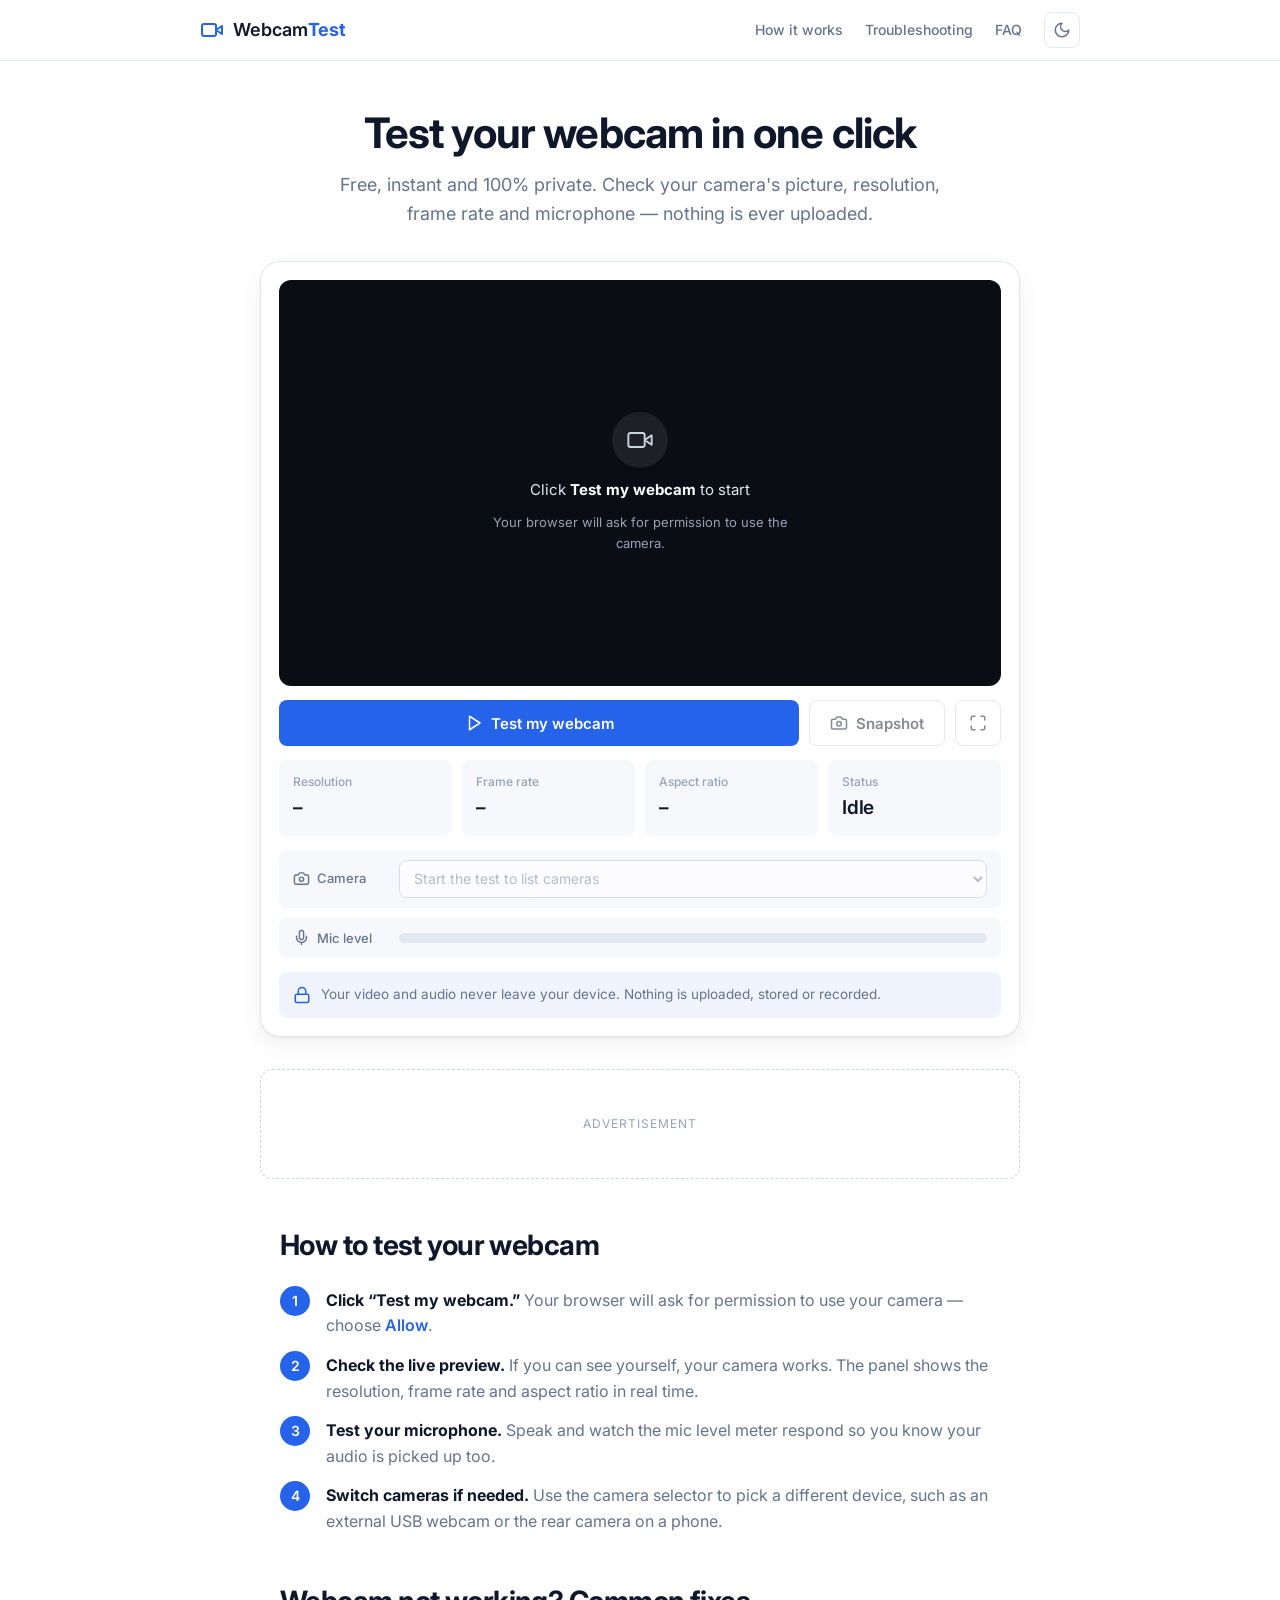
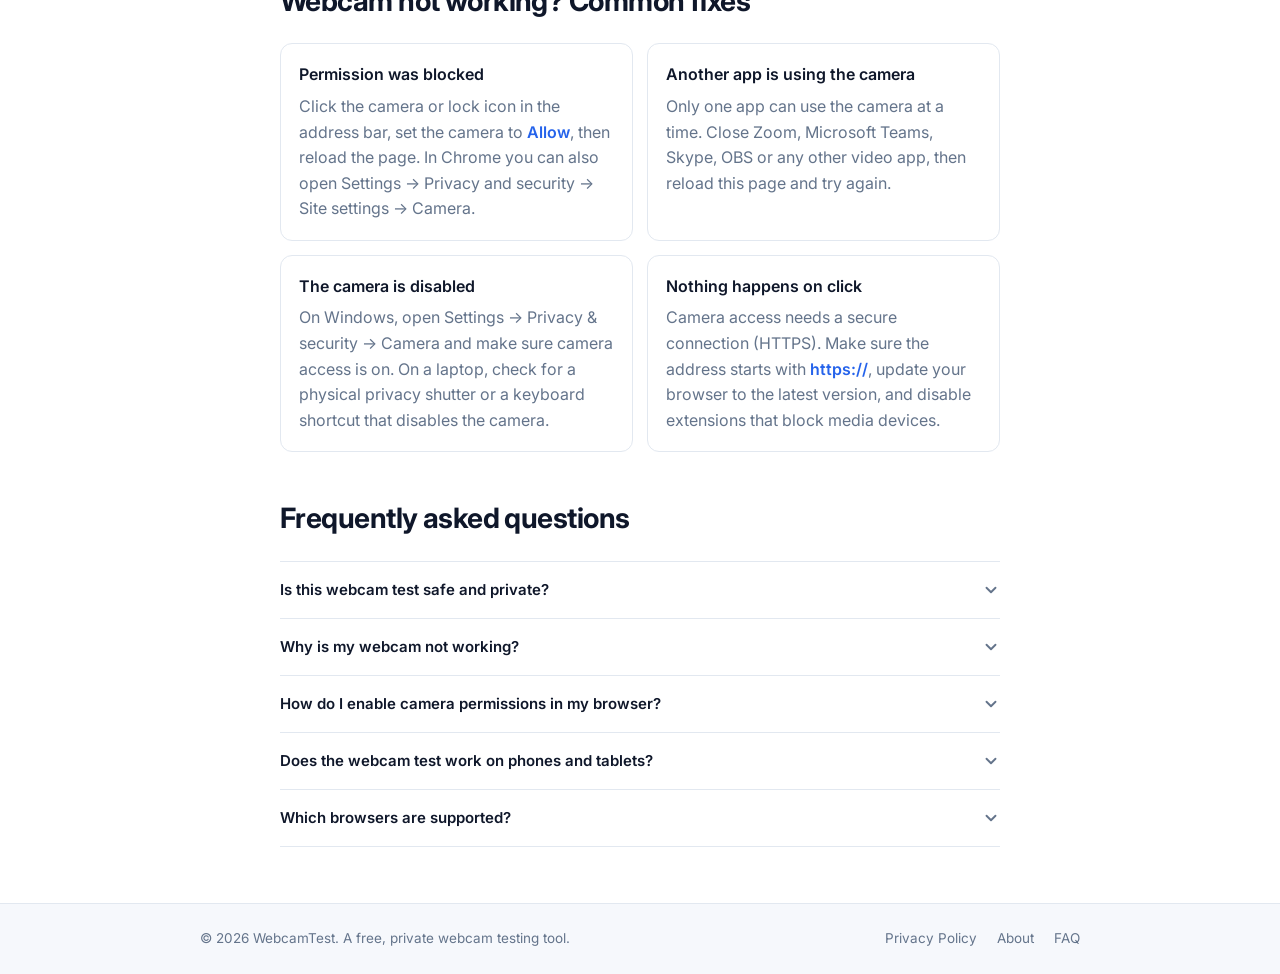
<file: index.html>
<!DOCTYPE html>
<html lang="en">
<head>
<meta charset="UTF-8">
<meta name="viewport" content="width=device-width, initial-scale=1.0">
<title>Webcam Test – Check Your Camera Online, Free &amp; Private</title>
<meta name="description" content="Test your webcam online in one click. See a live preview, resolution, frame rate and mic level. Free, instant and 100% private – nothing is uploaded or recorded.">
<meta name="keywords" content="webcam test, test webcam, camera test, online webcam test, check webcam, test my camera, webcam check">
<link rel="canonical" href="https://example.com/">
<meta name="robots" content="index, follow">

<meta property="og:type" content="website">
<meta property="og:title" content="Webcam Test – Check Your Camera Online, Free &amp; Private">
<meta property="og:description" content="Test your webcam in one click. Live preview, resolution, FPS and mic level. 100% private – nothing leaves your device.">
<meta property="og:url" content="https://example.com/">
<meta property="og:image" content="https://example.com/og-image.png">
<meta name="twitter:card" content="summary_large_image">
<meta name="twitter:title" content="Webcam Test – Check Your Camera Online">
<meta name="twitter:description" content="Test your webcam in one click. 100% private – nothing leaves your device.">

<link rel="icon" href="data:image/svg+xml,%3Csvg xmlns='http://www.w3.org/2000/svg' viewBox='0 0 24 24' fill='none' stroke='%232563eb' stroke-width='2' stroke-linecap='round' stroke-linejoin='round'%3E%3Cpath d='m22 8-6 4 6 4V8Z'/%3E%3Crect width='14' height='12' x='2' y='6' rx='2' ry='2'/%3E%3C/svg%3E">
<link rel="preconnect" href="https://fonts.googleapis.com">
<link rel="preconnect" href="https://fonts.gstatic.com" crossorigin>
<link href="https://fonts.googleapis.com/css2?family=Inter:wght@400;500;600;700&display=swap" rel="stylesheet">
<link rel="stylesheet" href="style.css">

<script type="application/ld+json">
{
  "@context": "https://schema.org",
  "@type": "WebApplication",
  "name": "Webcam Test",
  "url": "https://example.com/",
  "applicationCategory": "UtilitiesApplication",
  "operatingSystem": "Any",
  "browserRequirements": "Requires a browser with camera support",
  "offers": { "@type": "Offer", "price": "0", "priceCurrency": "USD" },
  "description": "Test your webcam online in one click. Live preview, resolution, frame rate and microphone level. 100% private – nothing is uploaded."
}
</script>
<script type="application/ld+json">
{
  "@context": "https://schema.org",
  "@type": "FAQPage",
  "mainEntity": [
    {
      "@type": "Question",
      "name": "Is this webcam test safe and private?",
      "acceptedAnswer": { "@type": "Answer", "text": "Yes. The test runs entirely in your browser. Your video and audio never leave your device – nothing is uploaded, stored or recorded on any server." }
    },
    {
      "@type": "Question",
      "name": "Why is my webcam not working?",
      "acceptedAnswer": { "@type": "Answer", "text": "The most common causes are: the browser does not have camera permission, another app (Zoom, Teams, Skype) is already using the camera, the camera is disabled in your system settings, or a privacy shutter is closed. Close other apps, grant permission when prompted and reload the page." }
    },
    {
      "@type": "Question",
      "name": "How do I enable camera permissions in my browser?",
      "acceptedAnswer": { "@type": "Answer", "text": "Click the camera or lock icon in your browser's address bar, set the camera to Allow, then reload the page. On Chrome you can also go to Settings → Privacy and security → Site settings → Camera." }
    },
    {
      "@type": "Question",
      "name": "Does the webcam test work on phones and tablets?",
      "acceptedAnswer": { "@type": "Answer", "text": "Yes. It works on Android and iOS in modern browsers such as Chrome and Safari. You can switch between the front and rear cameras using the camera selector." }
    }
  ]
}
</script>
</head>
<body>

<header class="site-header">
  <div class="container header-inner">
    <a class="brand" href="/">
      <svg viewBox="0 0 24 24" fill="none" stroke="currentColor" stroke-width="2" stroke-linecap="round" stroke-linejoin="round" aria-hidden="true"><path d="m22 8-6 4 6 4V8Z"/><rect width="14" height="12" x="2" y="6" rx="2" ry="2"/></svg>
      <span>Webcam<strong>Test</strong></span>
    </a>
    <nav class="nav">
      <a href="#how-it-works">How it works</a>
      <a href="#troubleshooting">Troubleshooting</a>
      <a href="#faq">FAQ</a>
      <button id="themeToggle" class="icon-btn" aria-label="Toggle dark mode" title="Toggle dark mode">
        <svg class="icon-sun" viewBox="0 0 24 24" fill="none" stroke="currentColor" stroke-width="2" stroke-linecap="round" stroke-linejoin="round" aria-hidden="true"><circle cx="12" cy="12" r="4"/><path d="M12 2v2M12 20v2M4.93 4.93l1.41 1.41M17.66 17.66l1.41 1.41M2 12h2M20 12h2M6.34 17.66l-1.41 1.41M19.07 4.93l-1.41 1.41"/></svg>
        <svg class="icon-moon" viewBox="0 0 24 24" fill="none" stroke="currentColor" stroke-width="2" stroke-linecap="round" stroke-linejoin="round" aria-hidden="true"><path d="M12 3a6 6 0 0 0 9 9 9 9 0 1 1-9-9Z"/></svg>
      </button>
    </nav>
  </div>
</header>

<main>
  <section class="hero container">
    <h1>Test your webcam in one click</h1>
    <p class="subtitle">Free, instant and 100&#37; private. Check your camera's picture, resolution, frame rate and microphone &mdash; nothing is ever uploaded.</p>
  </section>

  <section class="tool container" aria-label="Webcam test tool">
    <div class="stage" id="stage">
      <video id="video" playsinline autoplay muted></video>
      <canvas id="snapshotCanvas" hidden></canvas>

      <div class="stage-overlay" id="idleOverlay">
        <div class="overlay-icon">
          <svg viewBox="0 0 24 24" fill="none" stroke="currentColor" stroke-width="1.6" stroke-linecap="round" stroke-linejoin="round" aria-hidden="true"><path d="m22 8-6 4 6 4V8Z"/><rect width="14" height="12" x="2" y="6" rx="2" ry="2"/></svg>
        </div>
        <p>Click <strong>Test my webcam</strong> to start</p>
        <span class="overlay-hint">Your browser will ask for permission to use the camera.</span>
      </div>

      <div class="stage-overlay error-overlay" id="errorOverlay" hidden>
        <div class="overlay-icon error">
          <svg viewBox="0 0 24 24" fill="none" stroke="currentColor" stroke-width="1.6" stroke-linecap="round" stroke-linejoin="round" aria-hidden="true"><path d="M10.29 3.86 1.82 18a2 2 0 0 0 1.71 3h16.94a2 2 0 0 0 1.71-3L13.71 3.86a2 2 0 0 0-3.42 0Z"/><path d="M12 9v4M12 17h.01"/></svg>
        </div>
        <p id="errorTitle">Camera unavailable</p>
        <span class="overlay-hint" id="errorMessage">We couldn't access your camera.</span>
        <button class="btn btn-secondary btn-sm" id="retryBtn" type="button">Try again</button>
      </div>

      <span class="live-badge" id="liveBadge" hidden><span class="dot"></span>LIVE</span>
    </div>

    <div class="controls">
      <button class="btn btn-primary" id="startBtn" type="button">
        <svg viewBox="0 0 24 24" fill="none" stroke="currentColor" stroke-width="2" stroke-linecap="round" stroke-linejoin="round" aria-hidden="true"><polygon points="6 3 20 12 6 21 6 3"/></svg>
        <span id="startBtnLabel">Test my webcam</span>
      </button>
      <button class="btn btn-secondary" id="snapshotBtn" type="button" disabled>
        <svg viewBox="0 0 24 24" fill="none" stroke="currentColor" stroke-width="2" stroke-linecap="round" stroke-linejoin="round" aria-hidden="true"><path d="M14.5 4h-5L7 7H4a2 2 0 0 0-2 2v9a2 2 0 0 0 2 2h16a2 2 0 0 0 2-2V9a2 2 0 0 0-2-2h-3l-2.5-3Z"/><circle cx="12" cy="13" r="3"/></svg>
        <span>Snapshot</span>
      </button>
      <button class="btn btn-secondary icon-only" id="fullscreenBtn" type="button" disabled aria-label="Fullscreen">
        <svg viewBox="0 0 24 24" fill="none" stroke="currentColor" stroke-width="2" stroke-linecap="round" stroke-linejoin="round" aria-hidden="true"><path d="M8 3H5a2 2 0 0 0-2 2v3M21 8V5a2 2 0 0 0-2-2h-3M3 16v3a2 2 0 0 0 2 2h3M16 21h3a2 2 0 0 0 2-2v-3"/></svg>
      </button>
    </div>

    <div class="stats" id="stats" aria-live="polite">
      <div class="stat-card">
        <div class="stat-label">Resolution</div>
        <div class="stat-value" id="statResolution">&ndash;</div>
      </div>
      <div class="stat-card">
        <div class="stat-label">Frame rate</div>
        <div class="stat-value" id="statFps">&ndash;</div>
      </div>
      <div class="stat-card">
        <div class="stat-label">Aspect ratio</div>
        <div class="stat-value" id="statAspect">&ndash;</div>
      </div>
      <div class="stat-card">
        <div class="stat-label">Status</div>
        <div class="stat-value" id="statStatus">Idle</div>
      </div>
    </div>

    <div class="devices">
      <div class="device-row">
        <label for="cameraSelect">
          <svg viewBox="0 0 24 24" fill="none" stroke="currentColor" stroke-width="2" stroke-linecap="round" stroke-linejoin="round" aria-hidden="true"><path d="M14.5 4h-5L7 7H4a2 2 0 0 0-2 2v9a2 2 0 0 0 2 2h16a2 2 0 0 0 2-2V9a2 2 0 0 0-2-2h-3l-2.5-3Z"/><circle cx="12" cy="13" r="3"/></svg>
          Camera
        </label>
        <select id="cameraSelect" disabled><option>Start the test to list cameras</option></select>
      </div>
      <div class="device-row">
        <label>
          <svg viewBox="0 0 24 24" fill="none" stroke="currentColor" stroke-width="2" stroke-linecap="round" stroke-linejoin="round" aria-hidden="true"><path d="M12 2a3 3 0 0 0-3 3v7a3 3 0 0 0 6 0V5a3 3 0 0 0-3-3Z"/><path d="M19 10v2a7 7 0 0 1-14 0v-2M12 19v3"/></svg>
          Mic level
        </label>
        <div class="mic-meter" id="micMeter" role="meter" aria-label="Microphone level">
          <div class="mic-bar" id="micBar"></div>
        </div>
      </div>
    </div>

    <div class="trust">
      <svg viewBox="0 0 24 24" fill="none" stroke="currentColor" stroke-width="2" stroke-linecap="round" stroke-linejoin="round" aria-hidden="true"><rect width="18" height="11" x="3" y="11" rx="2" ry="2"/><path d="M7 11V7a5 5 0 0 1 10 0v4"/></svg>
      <span>Your video and audio never leave your device. Nothing is uploaded, stored or recorded.</span>
    </div>
  </section>

  <!-- Ad slot (leave empty until AdSense is approved) -->
  <div class="container ad-slot" aria-hidden="true"><span>Advertisement</span></div>

  <section class="content container" id="how-it-works">
    <h2>How to test your webcam</h2>
    <ol class="steps">
      <li><strong>Click &ldquo;Test my webcam.&rdquo;</strong> Your browser will ask for permission to use your camera &mdash; choose <em>Allow</em>.</li>
      <li><strong>Check the live preview.</strong> If you can see yourself, your camera works. The panel shows the resolution, frame rate and aspect ratio in real time.</li>
      <li><strong>Test your microphone.</strong> Speak and watch the mic level meter respond so you know your audio is picked up too.</li>
      <li><strong>Switch cameras if needed.</strong> Use the camera selector to pick a different device, such as an external USB webcam or the rear camera on a phone.</li>
    </ol>
  </section>

  <section class="content container" id="troubleshooting">
    <h2>Webcam not working? Common fixes</h2>
    <div class="cards">
      <article class="info-card">
        <h3>Permission was blocked</h3>
        <p>Click the camera or lock icon in the address bar, set the camera to <em>Allow</em>, then reload the page. In Chrome you can also open Settings &rarr; Privacy and security &rarr; Site settings &rarr; Camera.</p>
      </article>
      <article class="info-card">
        <h3>Another app is using the camera</h3>
        <p>Only one app can use the camera at a time. Close Zoom, Microsoft Teams, Skype, OBS or any other video app, then reload this page and try again.</p>
      </article>
      <article class="info-card">
        <h3>The camera is disabled</h3>
        <p>On Windows, open Settings &rarr; Privacy &amp; security &rarr; Camera and make sure camera access is on. On a laptop, check for a physical privacy shutter or a keyboard shortcut that disables the camera.</p>
      </article>
      <article class="info-card">
        <h3>Nothing happens on click</h3>
        <p>Camera access needs a secure connection (HTTPS). Make sure the address starts with <em>https://</em>, update your browser to the latest version, and disable extensions that block media devices.</p>
      </article>
    </div>
  </section>

  <section class="content container" id="faq">
    <h2>Frequently asked questions</h2>
    <div class="faq">
      <details>
        <summary>Is this webcam test safe and private?</summary>
        <p>Yes. The test runs entirely in your browser. Your video and audio never leave your device &mdash; nothing is uploaded, stored or recorded on any server.</p>
      </details>
      <details>
        <summary>Why is my webcam not working?</summary>
        <p>The most common causes are a blocked browser permission, another app already using the camera, the camera being disabled in system settings, or a closed privacy shutter. Close other apps, grant permission when prompted and reload the page.</p>
      </details>
      <details>
        <summary>How do I enable camera permissions in my browser?</summary>
        <p>Click the camera or lock icon in your browser's address bar, set the camera to <em>Allow</em>, then reload the page. In Chrome you can also go to Settings &rarr; Privacy and security &rarr; Site settings &rarr; Camera.</p>
      </details>
      <details>
        <summary>Does the webcam test work on phones and tablets?</summary>
        <p>Yes. It works on Android and iOS in modern browsers such as Chrome and Safari. Use the camera selector to switch between the front and rear cameras.</p>
      </details>
      <details>
        <summary>Which browsers are supported?</summary>
        <p>All modern browsers are supported, including Chrome, Edge, Firefox, Safari and Opera, on desktop and mobile. The site needs an HTTPS connection to access the camera.</p>
      </details>
    </div>
  </section>
</main>

<footer class="site-footer">
  <div class="container footer-inner">
    <p>&copy; <span id="year"></span> WebcamTest. A free, private webcam testing tool.</p>
    <nav>
      <a href="privacy.html">Privacy Policy</a>
      <a href="about.html">About</a>
      <a href="#faq">FAQ</a>
    </nav>
  </div>
</footer>

<script src="script.js"></script>
</body>
</html>
</file>
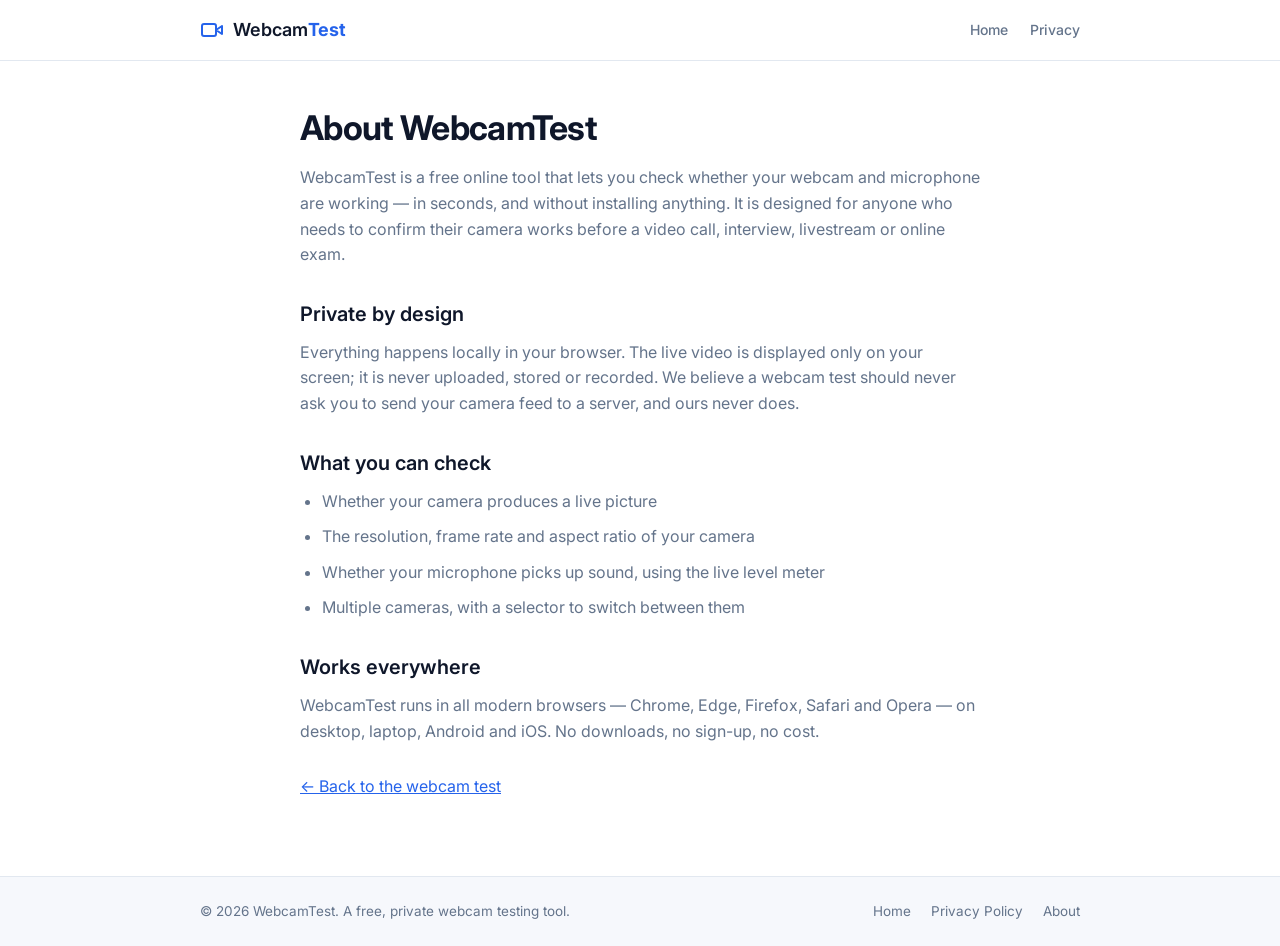
<file: about.html>
<!DOCTYPE html>
<html lang="en">
<head>
<meta charset="UTF-8">
<meta name="viewport" content="width=device-width, initial-scale=1.0">
<title>About – WebcamTest</title>
<meta name="description" content="About WebcamTest, a free online tool to test your webcam and microphone privately in your browser.">
<link rel="canonical" href="https://example.com/about.html">
<link rel="icon" href="data:image/svg+xml,%3Csvg xmlns='http://www.w3.org/2000/svg' viewBox='0 0 24 24' fill='none' stroke='%232563eb' stroke-width='2' stroke-linecap='round' stroke-linejoin='round'%3E%3Cpath d='m22 8-6 4 6 4V8Z'/%3E%3Crect width='14' height='12' x='2' y='6' rx='2' ry='2'/%3E%3C/svg%3E">
<link rel="preconnect" href="https://fonts.googleapis.com">
<link rel="preconnect" href="https://fonts.gstatic.com" crossorigin>
<link href="https://fonts.googleapis.com/css2?family=Inter:wght@400;500;600;700&display=swap" rel="stylesheet">
<link rel="stylesheet" href="style.css">
<style>
  .doc { max-width: 720px; padding: 40px 20px 20px; }
  .doc h1 { font-size: clamp(26px,4vw,34px); font-weight: 700; letter-spacing: -0.02em; }
  .doc h2 { font-size: 20px; font-weight: 600; margin-top: 30px; }
  .doc p, .doc li { color: var(--text-muted); margin-top: 10px; }
  .doc ul { padding-left: 22px; }
  .doc a { color: var(--accent); }
</style>
</head>
<body>
<header class="site-header">
  <div class="container header-inner">
    <a class="brand" href="index.html">
      <svg viewBox="0 0 24 24" fill="none" stroke="currentColor" stroke-width="2" stroke-linecap="round" stroke-linejoin="round" aria-hidden="true"><path d="m22 8-6 4 6 4V8Z"/><rect width="14" height="12" x="2" y="6" rx="2" ry="2"/></svg>
      <span>Webcam<strong>Test</strong></span>
    </a>
    <nav class="nav"><a href="index.html">Home</a><a href="privacy.html">Privacy</a></nav>
  </div>
</header>

<main class="container doc">
  <h1>About WebcamTest</h1>
  <p>WebcamTest is a free online tool that lets you check whether your webcam and microphone are working &mdash; in seconds, and without installing anything. It is designed for anyone who needs to confirm their camera works before a video call, interview, livestream or online exam.</p>

  <h2>Private by design</h2>
  <p>Everything happens locally in your browser. The live video is displayed only on your screen; it is never uploaded, stored or recorded. We believe a webcam test should never ask you to send your camera feed to a server, and ours never does.</p>

  <h2>What you can check</h2>
  <ul>
    <li>Whether your camera produces a live picture</li>
    <li>The resolution, frame rate and aspect ratio of your camera</li>
    <li>Whether your microphone picks up sound, using the live level meter</li>
    <li>Multiple cameras, with a selector to switch between them</li>
  </ul>

  <h2>Works everywhere</h2>
  <p>WebcamTest runs in all modern browsers &mdash; Chrome, Edge, Firefox, Safari and Opera &mdash; on desktop, laptop, Android and iOS. No downloads, no sign-up, no cost.</p>

  <p style="margin-top:30px;"><a href="index.html">&larr; Back to the webcam test</a></p>
</main>

<footer class="site-footer">
  <div class="container footer-inner">
    <p>&copy; <span id="year"></span> WebcamTest. A free, private webcam testing tool.</p>
    <nav><a href="index.html">Home</a><a href="privacy.html">Privacy Policy</a><a href="about.html">About</a></nav>
  </div>
</footer>
<script>
  (function(){var s;try{s=localStorage.getItem("wt-theme");}catch(e){}
  if(s)document.documentElement.setAttribute("data-theme",s);
  else if(window.matchMedia&&window.matchMedia("(prefers-color-scheme: dark)").matches)document.documentElement.setAttribute("data-theme","dark");
  var y=document.getElementById("year");if(y)y.textContent=new Date().getFullYear();})();
</script>
</body>
</html>
</file>
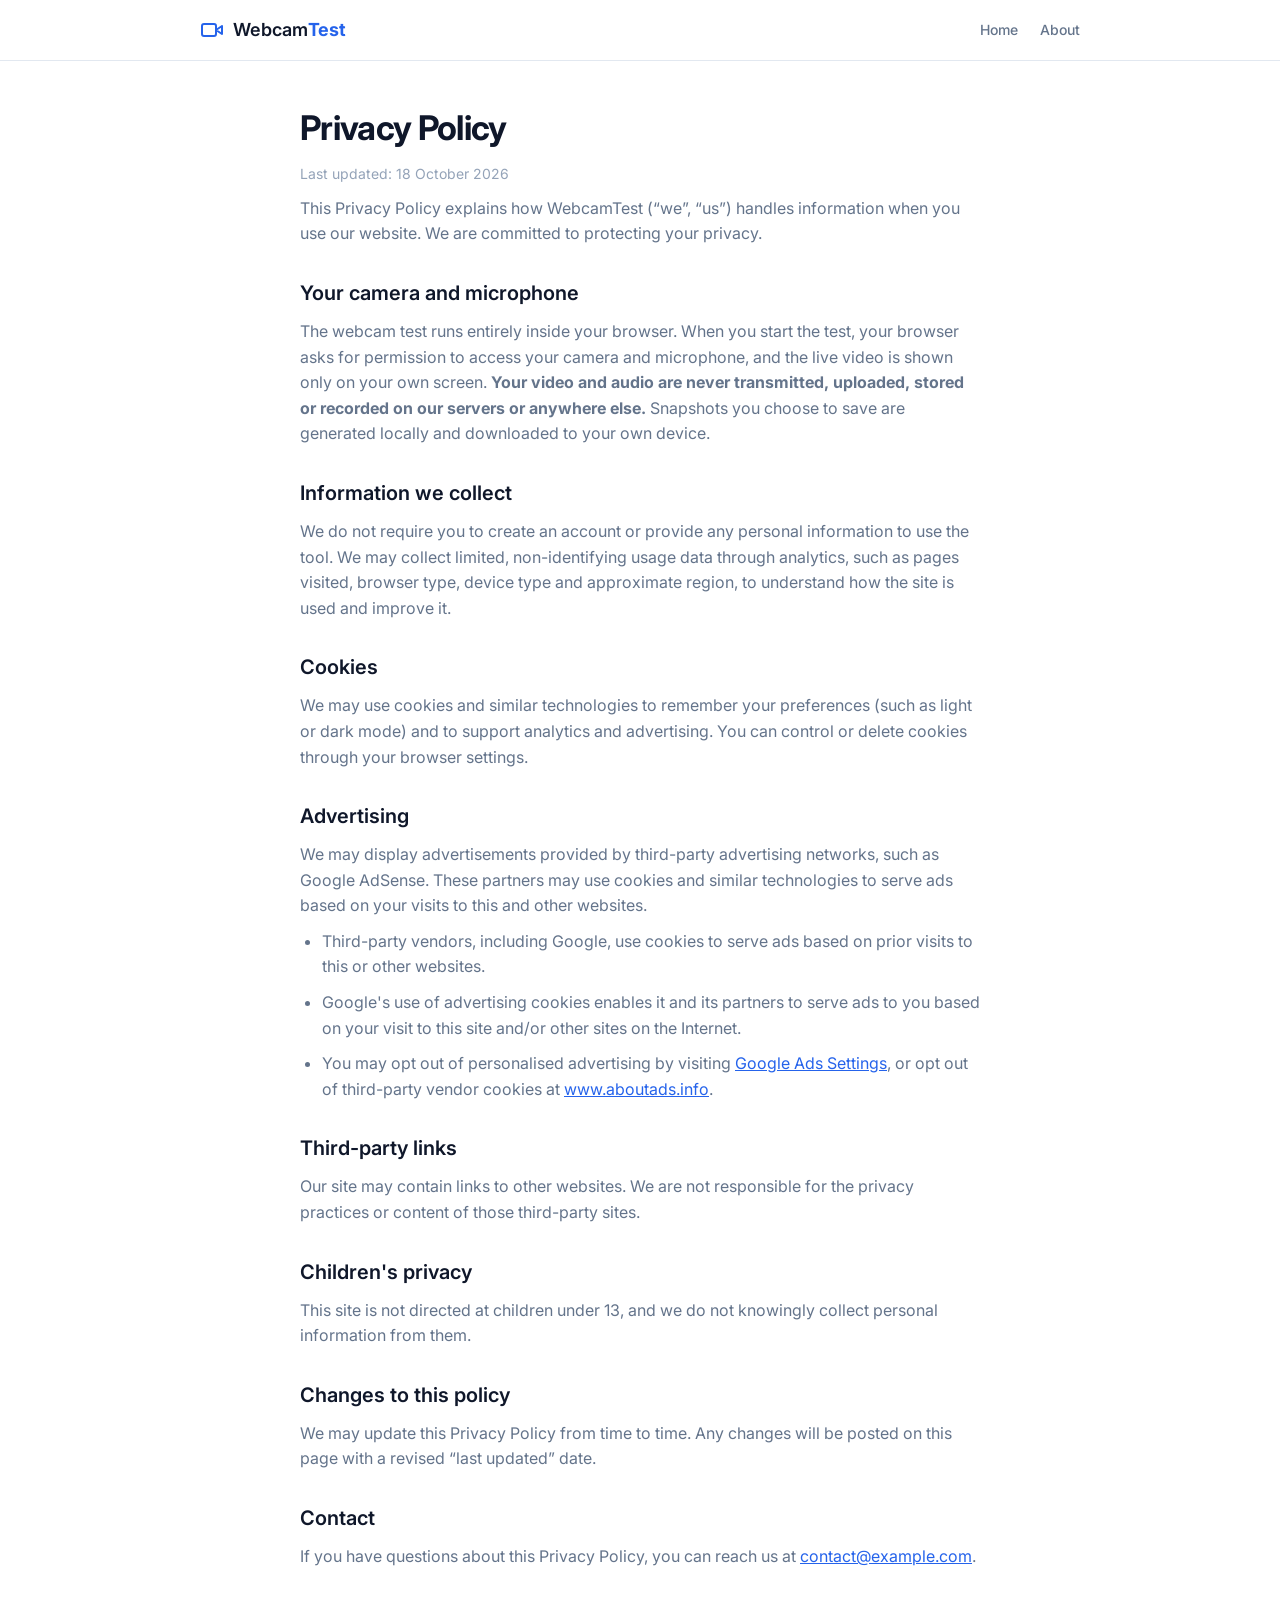
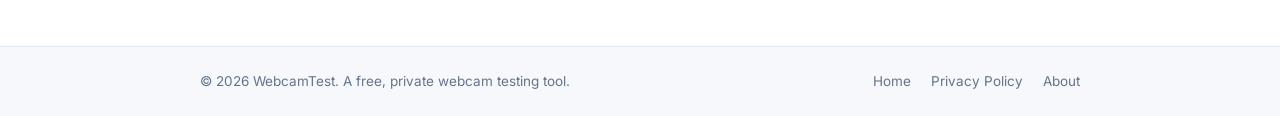
<file: privacy.html>
<!DOCTYPE html>
<html lang="en">
<head>
<meta charset="UTF-8">
<meta name="viewport" content="width=device-width, initial-scale=1.0">
<title>Privacy Policy – WebcamTest</title>
<meta name="description" content="Privacy policy for WebcamTest. Your webcam video and audio never leave your device. Learn how we handle data, cookies and advertising.">
<link rel="canonical" href="https://example.com/privacy.html">
<link rel="icon" href="data:image/svg+xml,%3Csvg xmlns='http://www.w3.org/2000/svg' viewBox='0 0 24 24' fill='none' stroke='%232563eb' stroke-width='2' stroke-linecap='round' stroke-linejoin='round'%3E%3Cpath d='m22 8-6 4 6 4V8Z'/%3E%3Crect width='14' height='12' x='2' y='6' rx='2' ry='2'/%3E%3C/svg%3E">
<link rel="preconnect" href="https://fonts.googleapis.com">
<link rel="preconnect" href="https://fonts.gstatic.com" crossorigin>
<link href="https://fonts.googleapis.com/css2?family=Inter:wght@400;500;600;700&display=swap" rel="stylesheet">
<link rel="stylesheet" href="style.css">
<style>
  .doc { max-width: 720px; padding: 40px 20px 20px; }
  .doc h1 { font-size: clamp(26px,4vw,34px); font-weight: 700; letter-spacing: -0.02em; }
  .doc h2 { font-size: 20px; font-weight: 600; margin-top: 30px; }
  .doc p, .doc li { color: var(--text-muted); margin-top: 10px; }
  .doc ul { padding-left: 22px; }
  .doc .updated { color: var(--text-faint); font-size: 14px; margin-top: 8px; }
  .doc a { color: var(--accent); }
</style>
</head>
<body>
<header class="site-header">
  <div class="container header-inner">
    <a class="brand" href="index.html">
      <svg viewBox="0 0 24 24" fill="none" stroke="currentColor" stroke-width="2" stroke-linecap="round" stroke-linejoin="round" aria-hidden="true"><path d="m22 8-6 4 6 4V8Z"/><rect width="14" height="12" x="2" y="6" rx="2" ry="2"/></svg>
      <span>Webcam<strong>Test</strong></span>
    </a>
    <nav class="nav"><a href="index.html">Home</a><a href="about.html">About</a></nav>
  </div>
</header>

<main class="container doc">
  <h1>Privacy Policy</h1>
  <p class="updated">Last updated: 18 October 2026</p>

  <p>This Privacy Policy explains how WebcamTest (&ldquo;we&rdquo;, &ldquo;us&rdquo;) handles information when you use our website. We are committed to protecting your privacy.</p>

  <h2>Your camera and microphone</h2>
  <p>The webcam test runs entirely inside your browser. When you start the test, your browser asks for permission to access your camera and microphone, and the live video is shown only on your own screen. <strong>Your video and audio are never transmitted, uploaded, stored or recorded on our servers or anywhere else.</strong> Snapshots you choose to save are generated locally and downloaded to your own device.</p>

  <h2>Information we collect</h2>
  <p>We do not require you to create an account or provide any personal information to use the tool. We may collect limited, non-identifying usage data through analytics, such as pages visited, browser type, device type and approximate region, to understand how the site is used and improve it.</p>

  <h2>Cookies</h2>
  <p>We may use cookies and similar technologies to remember your preferences (such as light or dark mode) and to support analytics and advertising. You can control or delete cookies through your browser settings.</p>

  <h2>Advertising</h2>
  <p>We may display advertisements provided by third-party advertising networks, such as Google AdSense. These partners may use cookies and similar technologies to serve ads based on your visits to this and other websites.</p>
  <ul>
    <li>Third-party vendors, including Google, use cookies to serve ads based on prior visits to this or other websites.</li>
    <li>Google's use of advertising cookies enables it and its partners to serve ads to you based on your visit to this site and/or other sites on the Internet.</li>
    <li>You may opt out of personalised advertising by visiting <a href="https://www.google.com/settings/ads" rel="nofollow noopener" target="_blank">Google Ads Settings</a>, or opt out of third-party vendor cookies at <a href="https://www.aboutads.info" rel="nofollow noopener" target="_blank">www.aboutads.info</a>.</li>
  </ul>

  <h2>Third-party links</h2>
  <p>Our site may contain links to other websites. We are not responsible for the privacy practices or content of those third-party sites.</p>

  <h2>Children's privacy</h2>
  <p>This site is not directed at children under 13, and we do not knowingly collect personal information from them.</p>

  <h2>Changes to this policy</h2>
  <p>We may update this Privacy Policy from time to time. Any changes will be posted on this page with a revised &ldquo;last updated&rdquo; date.</p>

  <h2>Contact</h2>
  <p>If you have questions about this Privacy Policy, you can reach us at <a href="mailto:contact@example.com">contact@example.com</a>.</p>
</main>

<footer class="site-footer">
  <div class="container footer-inner">
    <p>&copy; <span id="year"></span> WebcamTest. A free, private webcam testing tool.</p>
    <nav><a href="index.html">Home</a><a href="privacy.html">Privacy Policy</a><a href="about.html">About</a></nav>
  </div>
</footer>
<script>
  (function(){var s;try{s=localStorage.getItem("wt-theme");}catch(e){}
  if(s)document.documentElement.setAttribute("data-theme",s);
  else if(window.matchMedia&&window.matchMedia("(prefers-color-scheme: dark)").matches)document.documentElement.setAttribute("data-theme","dark");
  var y=document.getElementById("year");if(y)y.textContent=new Date().getFullYear();})();
</script>
</body>
</html>
</file>
<file: style.css>
:root {
  --accent: #2563eb;
  --accent-hover: #1d4ed8;
  --accent-soft: #eff4ff;
  --bg: #ffffff;
  --bg-alt: #f6f8fc;
  --surface: #ffffff;
  --text: #0f172a;
  --text-muted: #64748b;
  --text-faint: #94a3b8;
  --border: #e2e8f0;
  --border-strong: #cbd5e1;
  --success: #16a34a;
  --danger: #dc2626;
  --danger-soft: #fef2f2;
  --shadow: 0 1px 3px rgba(15, 23, 42, .06), 0 8px 24px rgba(15, 23, 42, .06);
  --radius: 12px;
  --radius-sm: 8px;
  --max: 920px;
}

:root[data-theme="dark"] {
  --accent: #60a5fa;
  --accent-hover: #93c5fd;
  --accent-soft: #15223b;
  --bg: #0b1120;
  --bg-alt: #0f172a;
  --surface: #111a2e;
  --text: #e2e8f0;
  --text-muted: #94a3b8;
  --text-faint: #64748b;
  --border: #1e293b;
  --border-strong: #334155;
  --success: #22c55e;
  --danger: #f87171;
  --danger-soft: #2a1414;
  --shadow: 0 1px 3px rgba(0, 0, 0, .3), 0 8px 24px rgba(0, 0, 0, .35);
}

* { box-sizing: border-box; margin: 0; padding: 0; }
[hidden] { display: none !important; }

html { scroll-behavior: smooth; }

body {
  font-family: 'Inter', system-ui, -apple-system, 'Segoe UI', Roboto, sans-serif;
  background: var(--bg);
  color: var(--text);
  line-height: 1.6;
  -webkit-font-smoothing: antialiased;
  transition: background .2s ease, color .2s ease;
}

.container { width: 100%; max-width: var(--max); margin-inline: auto; padding-inline: 20px; }

/* ---------- Header ---------- */
.site-header {
  position: sticky; top: 0; z-index: 20;
  background: color-mix(in srgb, var(--bg) 85%, transparent);
  backdrop-filter: saturate(160%) blur(10px);
  border-bottom: 1px solid var(--border);
}
.header-inner { display: flex; align-items: center; justify-content: space-between; height: 60px; }
.brand { display: flex; align-items: center; gap: 9px; font-size: 18px; font-weight: 600; color: var(--text); text-decoration: none; }
.brand svg { width: 24px; height: 24px; color: var(--accent); }
.brand strong { color: var(--accent); font-weight: 700; }
.nav { display: flex; align-items: center; gap: 22px; }
.nav a { color: var(--text-muted); text-decoration: none; font-size: 14px; font-weight: 500; transition: color .15s; }
.nav a:hover { color: var(--text); }
.icon-btn {
  display: inline-flex; align-items: center; justify-content: center;
  width: 36px; height: 36px; border: 1px solid var(--border); border-radius: var(--radius-sm);
  background: var(--surface); color: var(--text-muted); cursor: pointer; transition: all .15s;
}
.icon-btn:hover { color: var(--text); border-color: var(--border-strong); }
.icon-btn svg { width: 18px; height: 18px; }
.icon-sun { display: none; }
:root[data-theme="dark"] .icon-sun { display: block; }
:root[data-theme="dark"] .icon-moon { display: none; }

/* ---------- Hero ---------- */
.hero { text-align: center; padding: 48px 20px 24px; }
.hero h1 { font-size: clamp(28px, 5vw, 42px); font-weight: 700; letter-spacing: -0.02em; line-height: 1.15; }
.subtitle { max-width: 600px; margin: 14px auto 0; color: var(--text-muted); font-size: clamp(15px, 2.2vw, 18px); }

/* ---------- Tool ---------- */
.tool {
  background: var(--surface); border: 1px solid var(--border); border-radius: 20px;
  padding: 18px; box-shadow: var(--shadow); max-width: 760px; margin-top: 8px;
}
.stage {
  position: relative; width: 100%; aspect-ratio: 16 / 9; background: #0a0d14;
  border-radius: var(--radius); overflow: hidden; display: flex; align-items: center; justify-content: center;
}
#video { width: 100%; height: 100%; object-fit: cover; transform: scaleX(-1); display: none; }
#video.active { display: block; }
.stage-overlay {
  position: absolute; inset: 0; display: flex; flex-direction: column; align-items: center; justify-content: center;
  gap: 10px; text-align: center; padding: 24px; color: #cbd5e1;
}
.stage-overlay p { font-size: 15px; color: #e2e8f0; }
.stage-overlay p strong { color: #fff; }
.overlay-hint { font-size: 13px; color: #94a3b8; max-width: 320px; }
.overlay-icon { width: 56px; height: 56px; border-radius: 50%; background: rgba(255,255,255,.08); display: flex; align-items: center; justify-content: center; }
.overlay-icon svg { width: 28px; height: 28px; color: #cbd5e1; }
.overlay-icon.error { background: rgba(248,113,113,.14); }
.overlay-icon.error svg { color: #f87171; }
.error-overlay p { color: #fca5a5; font-weight: 600; }
.live-badge {
  position: absolute; top: 12px; left: 12px; display: inline-flex; align-items: center; gap: 6px;
  background: var(--danger); color: #fff; font-size: 11px; font-weight: 600; letter-spacing: .04em;
  padding: 4px 9px; border-radius: 6px;
}
.live-badge .dot { width: 7px; height: 7px; border-radius: 50%; background: #fff; animation: pulse 1.4s infinite; }
@keyframes pulse { 0%,100% { opacity: 1; } 50% { opacity: .3; } }

/* ---------- Controls ---------- */
.controls { display: flex; gap: 10px; margin-top: 14px; }
.btn {
  display: inline-flex; align-items: center; justify-content: center; gap: 8px;
  height: 46px; padding: 0 20px; border-radius: var(--radius-sm); font-size: 15px; font-weight: 600;
  font-family: inherit; cursor: pointer; border: 1px solid transparent; transition: all .15s; white-space: nowrap;
}
.btn svg { width: 18px; height: 18px; }
.btn:disabled { opacity: .5; cursor: not-allowed; }
.btn-primary { flex: 1; background: var(--accent); color: #fff; }
.btn-primary:not(:disabled):hover { background: var(--accent-hover); }
.btn-secondary { background: var(--surface); color: var(--text); border-color: var(--border-strong); }
.btn-secondary:not(:disabled):hover { background: var(--bg-alt); }
.btn-sm { height: 38px; padding: 0 16px; font-size: 14px; }
.icon-only { padding: 0; width: 46px; }

/* ---------- Stats ---------- */
.stats { display: grid; grid-template-columns: repeat(4, 1fr); gap: 10px; margin-top: 14px; }
.stat-card { background: var(--bg-alt); border-radius: var(--radius-sm); padding: 12px 14px; }
.stat-label { font-size: 12px; color: var(--text-faint); font-weight: 500; }
.stat-value { font-size: 19px; font-weight: 600; margin-top: 2px; letter-spacing: -0.01em; }

/* ---------- Devices ---------- */
.devices { margin-top: 14px; display: flex; flex-direction: column; gap: 10px; }
.device-row {
  display: flex; align-items: center; gap: 14px; background: var(--bg-alt);
  border-radius: var(--radius-sm); padding: 10px 14px;
}
.device-row > label { display: inline-flex; align-items: center; gap: 7px; font-size: 13px; font-weight: 500; color: var(--text-muted); min-width: 92px; }
.device-row > label svg { width: 17px; height: 17px; }
#cameraSelect {
  flex: 1; height: 38px; border: 1px solid var(--border-strong); border-radius: var(--radius-sm);
  background: var(--surface); color: var(--text); font-family: inherit; font-size: 14px; padding: 0 10px; cursor: pointer;
}
#cameraSelect:disabled { cursor: not-allowed; color: var(--text-faint); }
.mic-meter { flex: 1; height: 10px; background: var(--border); border-radius: 999px; overflow: hidden; }
.mic-bar { height: 100%; width: 0%; background: linear-gradient(90deg, var(--success), #84cc16, #f59e0b); border-radius: 999px; transition: width .06s linear; }

/* ---------- Trust ---------- */
.trust {
  display: flex; align-items: center; gap: 10px; margin-top: 14px; padding: 12px 14px;
  background: var(--accent-soft); border-radius: var(--radius-sm); font-size: 13.5px; color: var(--text-muted);
}
.trust svg { width: 18px; height: 18px; color: var(--accent); flex-shrink: 0; }

/* ---------- Ad slot ---------- */
.ad-slot {
  display: flex; align-items: center; justify-content: center; min-height: 110px; margin-top: 32px;
  border: 1px dashed var(--border-strong); border-radius: var(--radius); color: var(--text-faint);
  font-size: 12px; letter-spacing: .08em; text-transform: uppercase; max-width: 760px;
}

/* ---------- Content ---------- */
.content { padding: 44px 20px 0; max-width: 760px; }
.content h2 { font-size: clamp(22px, 3.5vw, 28px); font-weight: 700; letter-spacing: -0.02em; }
.content h3 { font-size: 16px; font-weight: 600; margin-bottom: 6px; }
.content p { color: var(--text-muted); }
.steps { list-style: none; counter-reset: step; margin-top: 20px; display: flex; flex-direction: column; gap: 14px; }
.steps li { position: relative; padding-left: 46px; color: var(--text-muted); }
.steps li strong, .content p strong { color: var(--text); }
.steps li::before {
  counter-increment: step; content: counter(step);
  position: absolute; left: 0; top: -2px; width: 30px; height: 30px; border-radius: 50%;
  background: var(--accent); color: #fff; font-size: 14px; font-weight: 600;
  display: flex; align-items: center; justify-content: center;
}
.cards { margin-top: 20px; display: grid; grid-template-columns: repeat(auto-fit, minmax(240px, 1fr)); gap: 14px; }
.info-card { background: var(--surface); border: 1px solid var(--border); border-radius: var(--radius); padding: 18px; }
.content em { font-style: normal; font-weight: 600; color: var(--accent); }

/* ---------- FAQ ---------- */
.faq { margin-top: 20px; border-top: 1px solid var(--border); }
.faq details { border-bottom: 1px solid var(--border); }
.faq summary {
  list-style: none; cursor: pointer; padding: 16px 0; font-weight: 600; font-size: 15px;
  display: flex; justify-content: space-between; align-items: center; gap: 16px;
}
.faq summary::-webkit-details-marker { display: none; }
.faq summary::after {
  content: ""; width: 18px; height: 18px; flex-shrink: 0;
  background: no-repeat center / contain;
  background-image: url("data:image/svg+xml,%3Csvg xmlns='http://www.w3.org/2000/svg' viewBox='0 0 24 24' fill='none' stroke='%2364748b' stroke-width='2.5' stroke-linecap='round' stroke-linejoin='round'%3E%3Cpath d='m6 9 6 6 6-6'/%3E%3C/svg%3E");
  transition: transform .2s;
}
.faq details[open] summary::after { transform: rotate(180deg); }
.faq details p { color: var(--text-muted); padding: 0 0 18px; }

/* ---------- Footer ---------- */
.site-footer { margin-top: 56px; border-top: 1px solid var(--border); background: var(--bg-alt); }
.footer-inner { display: flex; align-items: center; justify-content: space-between; flex-wrap: wrap; gap: 12px; padding: 24px 20px; }
.footer-inner p { font-size: 13.5px; color: var(--text-muted); }
.footer-inner nav { display: flex; gap: 20px; }
.footer-inner a { color: var(--text-muted); text-decoration: none; font-size: 13.5px; }
.footer-inner a:hover { color: var(--accent); }

/* ---------- Fullscreen ---------- */
.stage:fullscreen { aspect-ratio: auto; width: 100vw; height: 100vh; border-radius: 0; }
.stage:fullscreen #video { object-fit: contain; }

/* ---------- Responsive ---------- */
@media (max-width: 560px) {
  .nav { gap: 14px; }
  .nav a { display: none; }
  .stats { grid-template-columns: repeat(2, 1fr); }
  .btn-primary span { font-size: 14px; }
  .hero { padding-top: 32px; }
}
</file>
